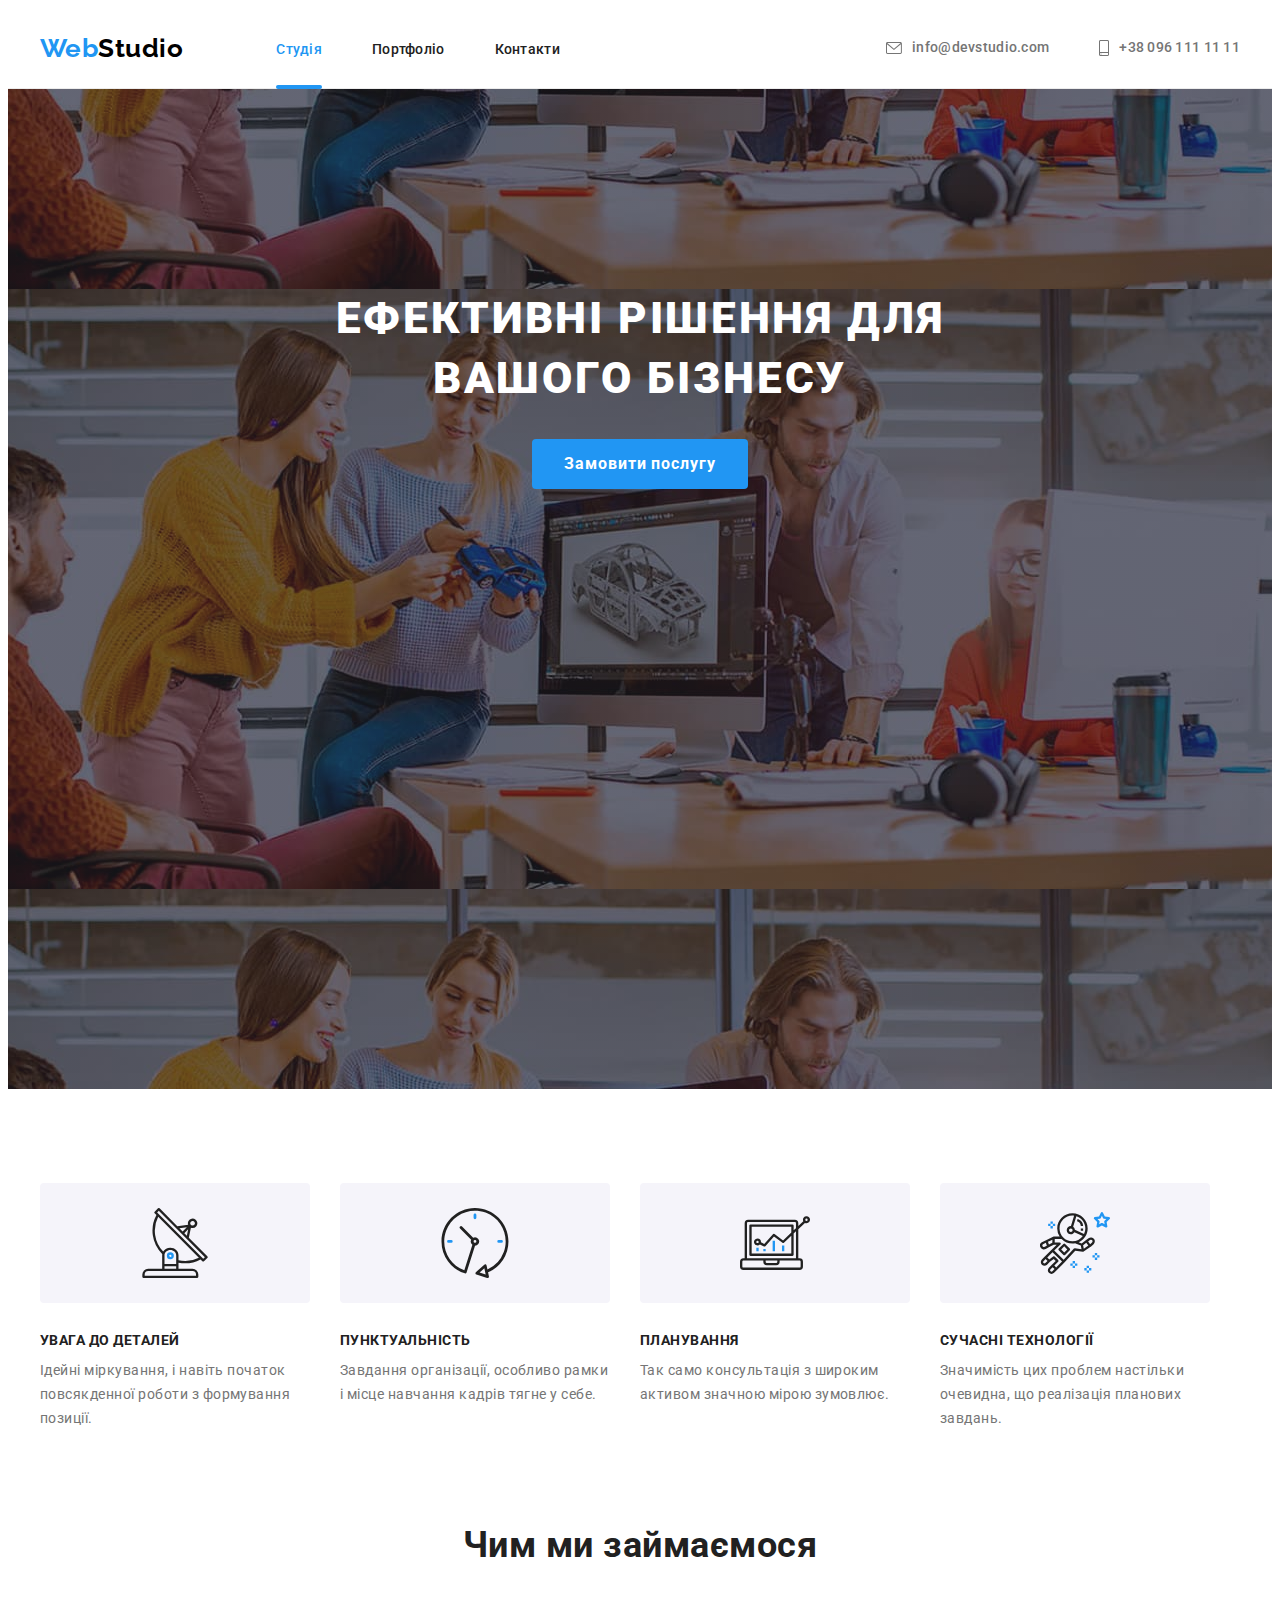
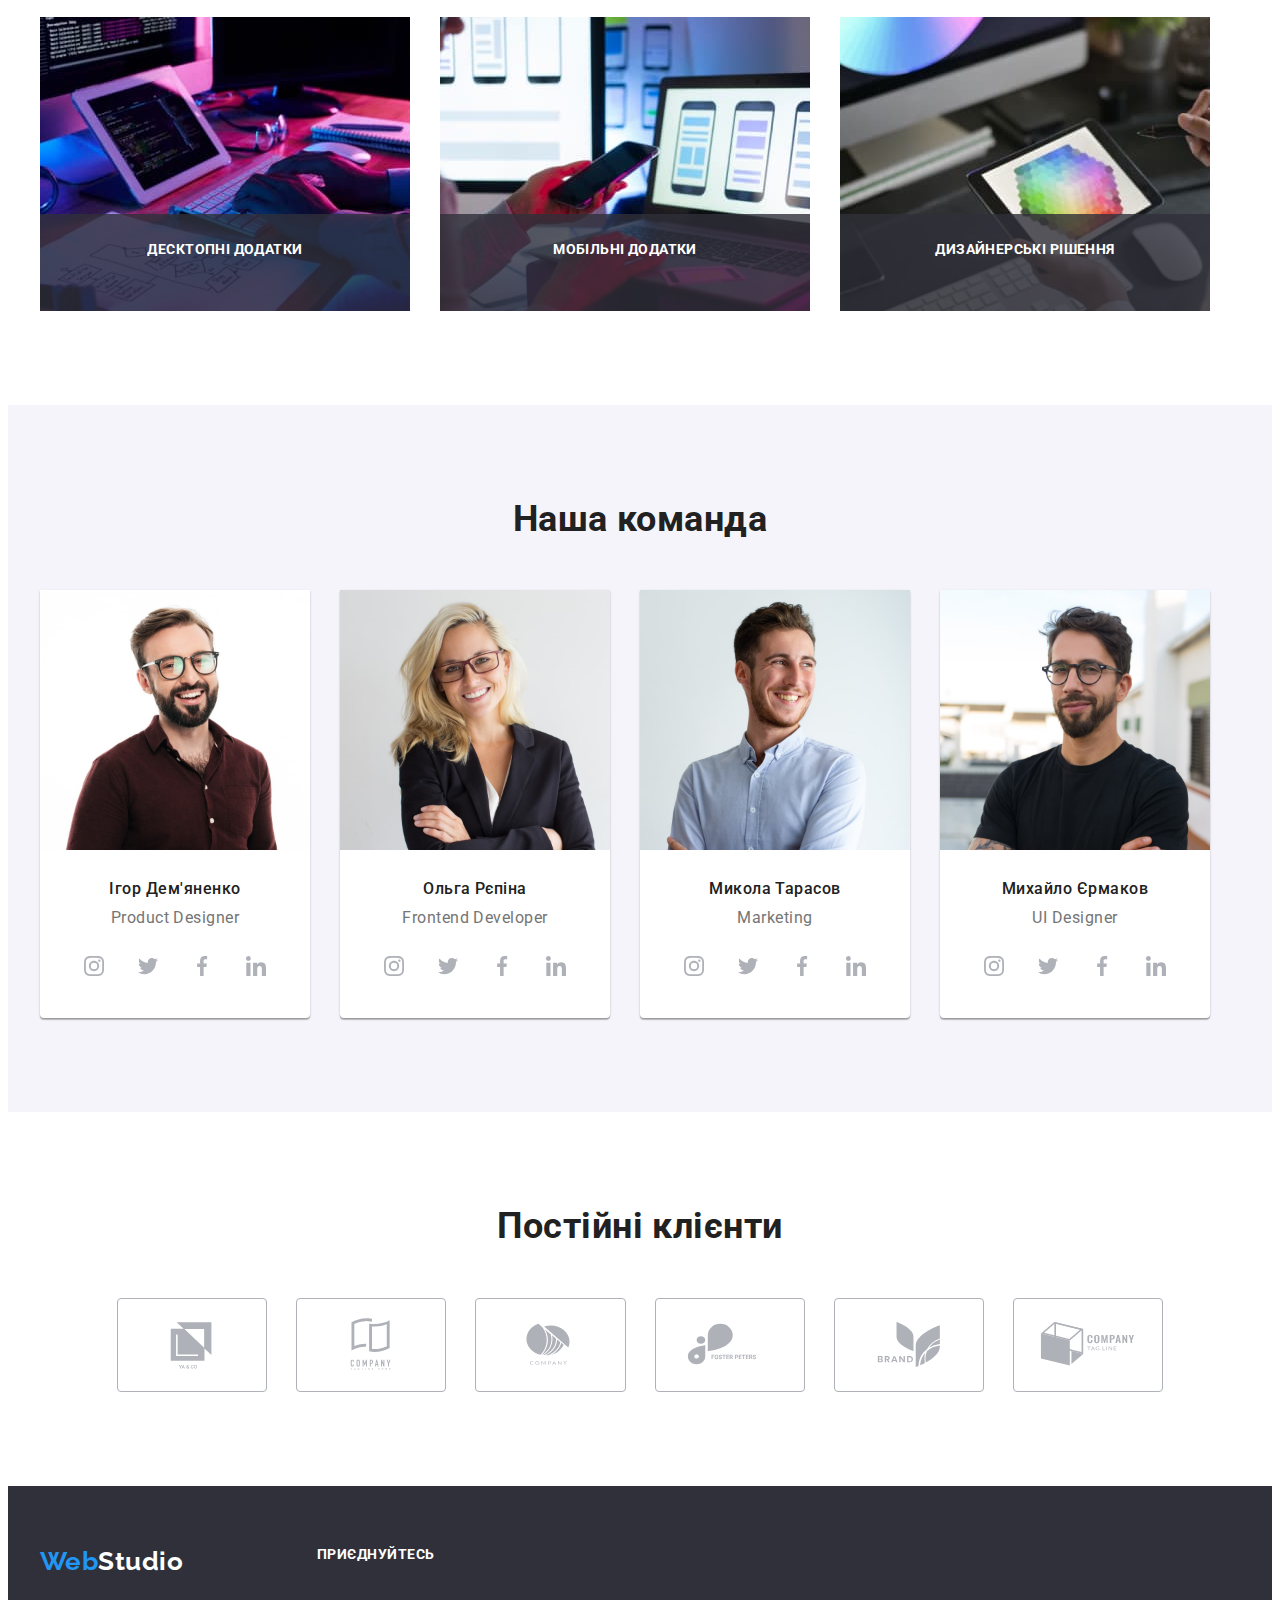
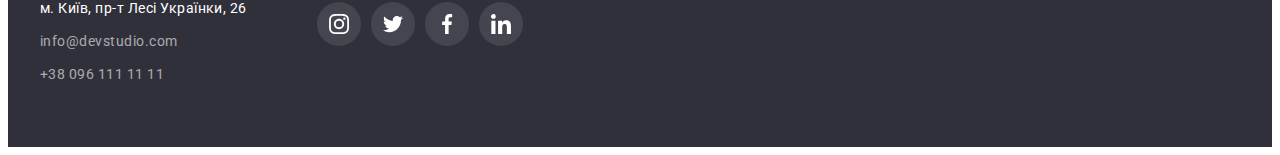
<file: index.html>
<!DOCTYPE html>
<html lang="uk">
<head>
    <meta charset="UTF-8">
    <meta http-equiv="X-UA-Compatible" content="IE=edge">
    <meta name="viewport" content="width=device-width, initial-scale=1.0">
    <link rel="preconnect" href="https://fonts.googleapis.com">
    <link rel="preconnect" href="https://fonts.gstatic.com" crossorigin>
    <link href="https://fonts.googleapis.com/css2?family=Raleway:wght@700&family=Roboto:wght@400;500;700;900&display=swap"
    rel="stylesheet">
    <link rel="stylesheet" href="https://cdnjs.cloudflare.com/ajax/libs/modern-normalize/1.1.0/modern-normalize.min.css"
        integrity="sha512-wpPYUAdjBVSE4KJnH1VR1HeZfpl1ub8YT/NKx4PuQ5NmX2tKuGu6U/JRp5y+Y8XG2tV+wKQpNHVUX03MfMFn9Q=="
        crossorigin="anonymous" referrerpolicy="no-referrer" />
    <link rel="stylesheet" href="./css/styles.css">
    <title>Document</title>
</head>
<body>
    <header>
        <div class="container main-nav">
            <a href="./" class="logo">Web<span class="logo-studio">Studio</span></a>
            <nav>
                <ul class="site-nav">
                    <li class="item"><a href="./index.html" class="link current">Студія</a>
                    </li>
                    <li class="item"><a href="./portfolio.html" class="link">Портфоліо</a></li>
                    <li class="item"><a href="#" class="link">Контакти</a></li>
                </ul>
            </nav>
            <ul class="header-address">
                <li class="item">
                    <a href="mailto:info@devstudio.com">
                        <svg class="icon-address" width="16px" height="12px">
                            <use href="./images/icon.svg#mail"></use>
                        </svg>info@devstudio.com</a>
                </li>
                <li class="item">
                    <a href="tel:+380961111111">
                        <svg class="icon-address" width="10px" height="16px">
                            <use href="./images/icon.svg#tel"></use>
                        </svg>+38 096 111 11 11</a>
                </li>
            </ul>
        </div>
    </header>
    <main>
        <section class="hero">
            <div class="container">
                <h1 class="hero-title">ЕФЕКТИВНІ РІШЕННЯ ДЛЯ ВАШОГО БІЗНЕСУ</h1>
                <div class="button-hero">
                    <button data-modal-open type="button" class="button">Замовити послугу</button>
                </div>
            </div>
        </section>
         <section class="section advantage">
            <div class="container advantage">
                <h2 class="visually-hidden">НАШІ ПЕРЕВАГИ</h2>
                <ul class="section-benefits">
                    <li class="item">
                        <div class="icon-benefits">
                            <svg class="icon" width="70" height="70">
                                <use href="./images/icon.svg#antenna"></use>
                            </svg>
                        </div>
                        <h3 class="section-caption">УВАГА ДО ДЕТАЛЕЙ</h3>
                        <p class="section-text">Ідейні міркування, і навіть початок повсякденної роботи з формування позиції.</p>
                    </li>
                    <li class="item">
                        <div class="icon-benefits">
                            <svg class="icon" width="70" height="70">
                                <use href="./images/icon.svg#clock"></use>
                            </svg>
                        </div>
                        <h3 class="section-caption">ПУНКТУАЛЬНІСТЬ</h3>
                        <p class="section-text">Завдання організації, особливо рамки і місце навчання кадрів тягне у себе.</p>
                    </li>
                    <li class="item">
                        <div class="icon-benefits">
                            <svg class="icon" width="70" height="70">
                                <use href="./images/icon.svg#diagram"></use>
                            </svg>
                        </div>
                        <h3 class="section-caption">ПЛАНУВАННЯ</h3>
                        <p class="section-text">Так само консультація з широким активом значною мірою зумовлює.</p>
                    </li>
                    <li class="item">
                        <div class="icon-benefits">
                            <svg class="icon" width="70" height="70">
                                <use href="./images/icon.svg#astronaut"></use>
                            </svg>
                        </div>
                        <h3 class="section-caption">СУЧАСНІ ТЕХНОЛОГІЇ</h3>
                        <p class="section-text">Значимість цих проблем настільки очевидна, що реалізація планових завдань.</p>
                    </li>
                </ul>
            </div>
         </section>
        <section class="section work">
            <div class="container">
                 <h2 class="section-title">Чим ми займаємося</h2>
                <ul class="section-work">
                    <li class="item">
                         <img src="./images/work1.jpg" alt="робота1" width="370" height="294">
                         <div class="work-text">
                            <p>Десктопні додатки</p>
                         </div>
                    </li>

                    <li class="item">
                        <img src="./images/work2.jpg" alt="робота2" width="370" height="294">
                        <div class="work-text">
                            <p>Мобільні додатки</p>
                        </div>
                    </li>

                    <li class="item">
                        <img src="./images/work3.jpg" alt="робота3" width="370" height="294">
                        <div class="work-text">
                            <p>Дизайнерські рішення</p>
                        </div>
                    </li>
                </ul>
            </div>
        </section>
        <section class="section team">
            <div class="container">
                <h2 class="section-title">Наша команда</h2>
                <ul class="list-team">
                    <li class="item">
                        <img src="./images/team1.jpg" alt="Ігор Дем'яненко" width="270" height="260">
                        <h3 class="section-subject">Ігор Дем'яненко</h3>
                        <p class="section-subtitle">Product Designer</p>
                        <ul class="team-icon">
                            <li class="icon-list">
                                <a href="https://www.instagram.com/">
                                    <svg class="icon-social" width="20" height="20">
                                        <use href="./images/icon.svg#instagram"></use>
                                    </svg>
                                </a>
                            </li>
                            <li class="icon-list">
                                <a href="https://twitter.com/">
                                    <svg class="icon-social" width="20" height="20">
                                        <use href="./images/icon.svg#twitter"></use>
                                    </svg>
                                </a>
                            </li>
                            <li class="icon-list">
                                <a href="https://www.facebook.com/">
                                    <svg class="icon-social" width="20" height="20">
                                        <use href="./images/icon.svg#facebook"></use>
                                    </svg>
                                </a>
                            </li>
                            <li class="icon-list">
                                <a href="https://www.linkedin.com/">
                                    <svg class="icon-social" width="20" height="20">
                                        <use href="./images/icon.svg#linkedin"></use>
                                    </svg>
                                </a>
                            </li>
                        </ul>
                    </li>
                    <li class="item">
                        <img src="./images/team2.jpg" alt="Ольга Рєпіна" width="270" height="260">
                        <h3 class="section-subject">Ольга Рєпіна</h3>
                        <p class="section-subtitle">Frontend Developer</p>
                        <ul class="team-icon">
                            <li class="icon-list">
                                <a href="https://www.instagram.com/">
                                    <svg class="icon-social" width="20" height="20">
                                        <use href="./images/icon.svg#instagram"></use>
                                    </svg>
                                </a>
                            </li>
                            <li class="icon-list">
                                <a href="https://twitter.com/">
                                    <svg class="icon-social" width="20" height="20">
                                        <use href="./images/icon.svg#twitter"></use>
                                    </svg>
                                </a>
                            </li>
                            <li class="icon-list">
                                <a href="https://www.facebook.com/">
                                    <svg class="icon-social" width="20" height="20">
                                        <use href="./images/icon.svg#facebook"></use>
                                    </svg>
                                </a>
                            </li>
                            <li class="icon-list">
                                <a href="https://www.linkedin.com/">
                                    <svg class="icon-social" width="20" height="20">
                                        <use href="./images/icon.svg#linkedin"></use>
                                    </svg>
                                </a>
                            </li>
                        </ul>
                    </li>
                    <li class="item">
                        <img src="./images/team3.jpg" alt="Микола Тарасов" width="270" height="260">
                        <h3 class="section-subject">Микола Тарасов</h3>
                        <p class="section-subtitle">Marketing</p>
                        <ul class="team-icon">
                            <li class="icon-list">
                                <a href="https://www.instagram.com/">
                                    <svg class="icon-social" width="20" height="20">
                                        <use href="./images/icon.svg#instagram"></use>
                                    </svg>
                                </a>
                            </li>
                            <li class="icon-list">
                                <a href="https://twitter.com/">
                                    <svg class="icon-social" width="20" height="20">
                                        <use href="./images/icon.svg#twitter"></use>
                                    </svg>
                                </a>
                            </li>
                            <li class="icon-list">
                                <a href="https://www.facebook.com/">
                                    <svg class="icon-social" width="20" height="20">
                                        <use href="./images/icon.svg#facebook"></use>
                                    </svg>
                                </a>
                            </li>
                            <li class="icon-list">
                                <a href="https://www.linkedin.com/">
                                    <svg class="icon-social" width="20" height="20">
                                        <use href="./images/icon.svg#linkedin"></use>
                                    </svg>
                                </a>
                            </li>
                        </ul>
                    </li>
                    <li class="item">
                        <img src="./images/team4.jpg" alt="Михайло Єрмаков" width="270" height="260">
                        <h3 class="section-subject">Михайло Єрмаков</h3>
                        <p class="section-subtitle">UI Designer</p>
                        <ul class="team-icon">
                            <li class="icon-list">
                                <a href="https://www.instagram.com/">
                                    <svg class="icon-social" width="20" height="20">
                                        <use href="./images/icon.svg#instagram"></use>
                                    </svg>
                                </a>
                            </li>
                            <li class="icon-list">
                                <a href="https://twitter.com/">
                                    <svg class="icon-social" width="20" height="20">
                                        <use href="./images/icon.svg#twitter"></use>
                                    </svg>
                                </a>
                            </li>
                            <li class="icon-list">
                                <a href="https://www.facebook.com/">
                                    <svg class="icon-social" width="20" height="20">
                                        <use href="./images/icon.svg#facebook"></use>
                                    </svg>
                                </a>
                            </li>
                            <li class="icon-list">
                                <a href="https://www.linkedin.com/">
                                    <svg class="icon-social" width="20" height="20">
                                        <use href="./images/icon.svg#linkedin"></use>
                                    </svg>
                                </a>
                            </li>
                        </ul>
                    </li>
                </ul>
            </div>
        </section>
        <section class="clients">
            <div class="container">
                <h2 class="section-title">Постійні клієнти</h2>
                <ul class="clients-list">
                    <li class="clients-list-icon">
                        <a href="#">
                        <svg class="client-icon" width="106" height="60">
                            <use href="./images/icon.svg#company1"></use>
                        </svg></a>
                    </li>

                    <li class="clients-list-icon">
                        <a href="#">
                            <svg class="client-icon" width="106" height="60">
                                <use href="./images/icon.svg#company2"></use>
                            </svg>
                        </a>
                    </li>

                    <li class="clients-list-icon">
                        <a href="#">
                        <svg class="client-icon" width="106" height="60">
                            <use href="./images/icon.svg#company3"></use>
                        </svg></a>
                    </li>

                    <li class="clients-list-icon">
                        <a href="#">
                            <svg class="client-icon" width="106" height="60">
                                <use href="./images/icon.svg#company4"></use>
                            </svg>
                        </a> 
                    </li>

                    <li class="clients-list-icon">
                        <a href="#">
                            <svg class="client-icon" width="106" height="60">
                                <use href="./images/icon.svg#company5"></use>
                            </svg>
                        </a>
                    </li>

                    <li class="clients-list-icon">
                        <a href="#">
                            <svg class="client-icon" width="106" height="60">
                                <use href="./images/icon.svg#company6"></use>
                            </svg>
                        </a> 
                    </li>
                </ul>

            </div>
        </section>
    </main>
    <footer class="footer">
        <div class="container down">
            <div class="tumb">
                <a href="./" class="logo">Web<span class="logo-studio">Studio</span></a>
                <address class="footer-address-list">
                    <ul class="address-list">
                        <li class="item">
                            <a href="https://goo.gl/maps/wuV2EevrMRy72PVt7" target="_blank" rel="noopener noreferrer nofollov"
                                class="footer-address">м. Київ, пр-т Лесі Українки, 26 </a>
                        </li>
                        <li class="item"><a href="mailto:info@devstudio.com" class="footer-contact">info@devstudio.com</a></li>
                        <li class="item"><a href="tel:+380961111111" class="footer-contact">+38 096 111 11 11</a></li>
                    </ul>
                </address>
            </div>
            <div class="join">
                <h2 class="join-title">ПРИЄДНУЙТЕСЬ</h2>
                <ul class="footer-icon">
                    <li class="footer-list">
                        <a href="https://www.instagram.com/">
                            <svg class="footer-social" width="20" height="20">
                                <use href="./images/icon.svg#instagram"></use>
                            </svg>
                        </a>
                    </li>
                    <li class="footer-list">
                        <a href="https://twitter.com/">
                            <svg class="footer-social" width="20" height="20">
                                <use href="./images/icon.svg#twitter"></use>
                            </svg>
                        </a>
                    </li>
                    <li class="footer-list">
                        <a href="https://www.facebook.com/">
                            <svg class="footer-social" width="20" height="20">
                                <use href="./images/icon.svg#facebook"></use>
                            </svg>
                        </a>
                    </li>
                    <li class="footer-list">
                        <a href="https://www.linkedin.com/">
                            <svg class="footer-social" width="20" height="20">
                                <use href="./images/icon.svg#linkedin"></use>
                            </svg>
                        </a>
                    </li>
                </ul>
            </div>
        </div>
    </footer>
    <div data-modal class="backdrop is-hidden">
        <div class="modal">
            <button data-modal-close class="modal-button">
                <svg class="modal-close" width="11" height="11">
                    <use href="./images/icon.svg#close"></use>
                </svg>
            </button>
        </div>
    </div>
    <script src="./js/modal.js"></script>
</body>
</html>
</file>
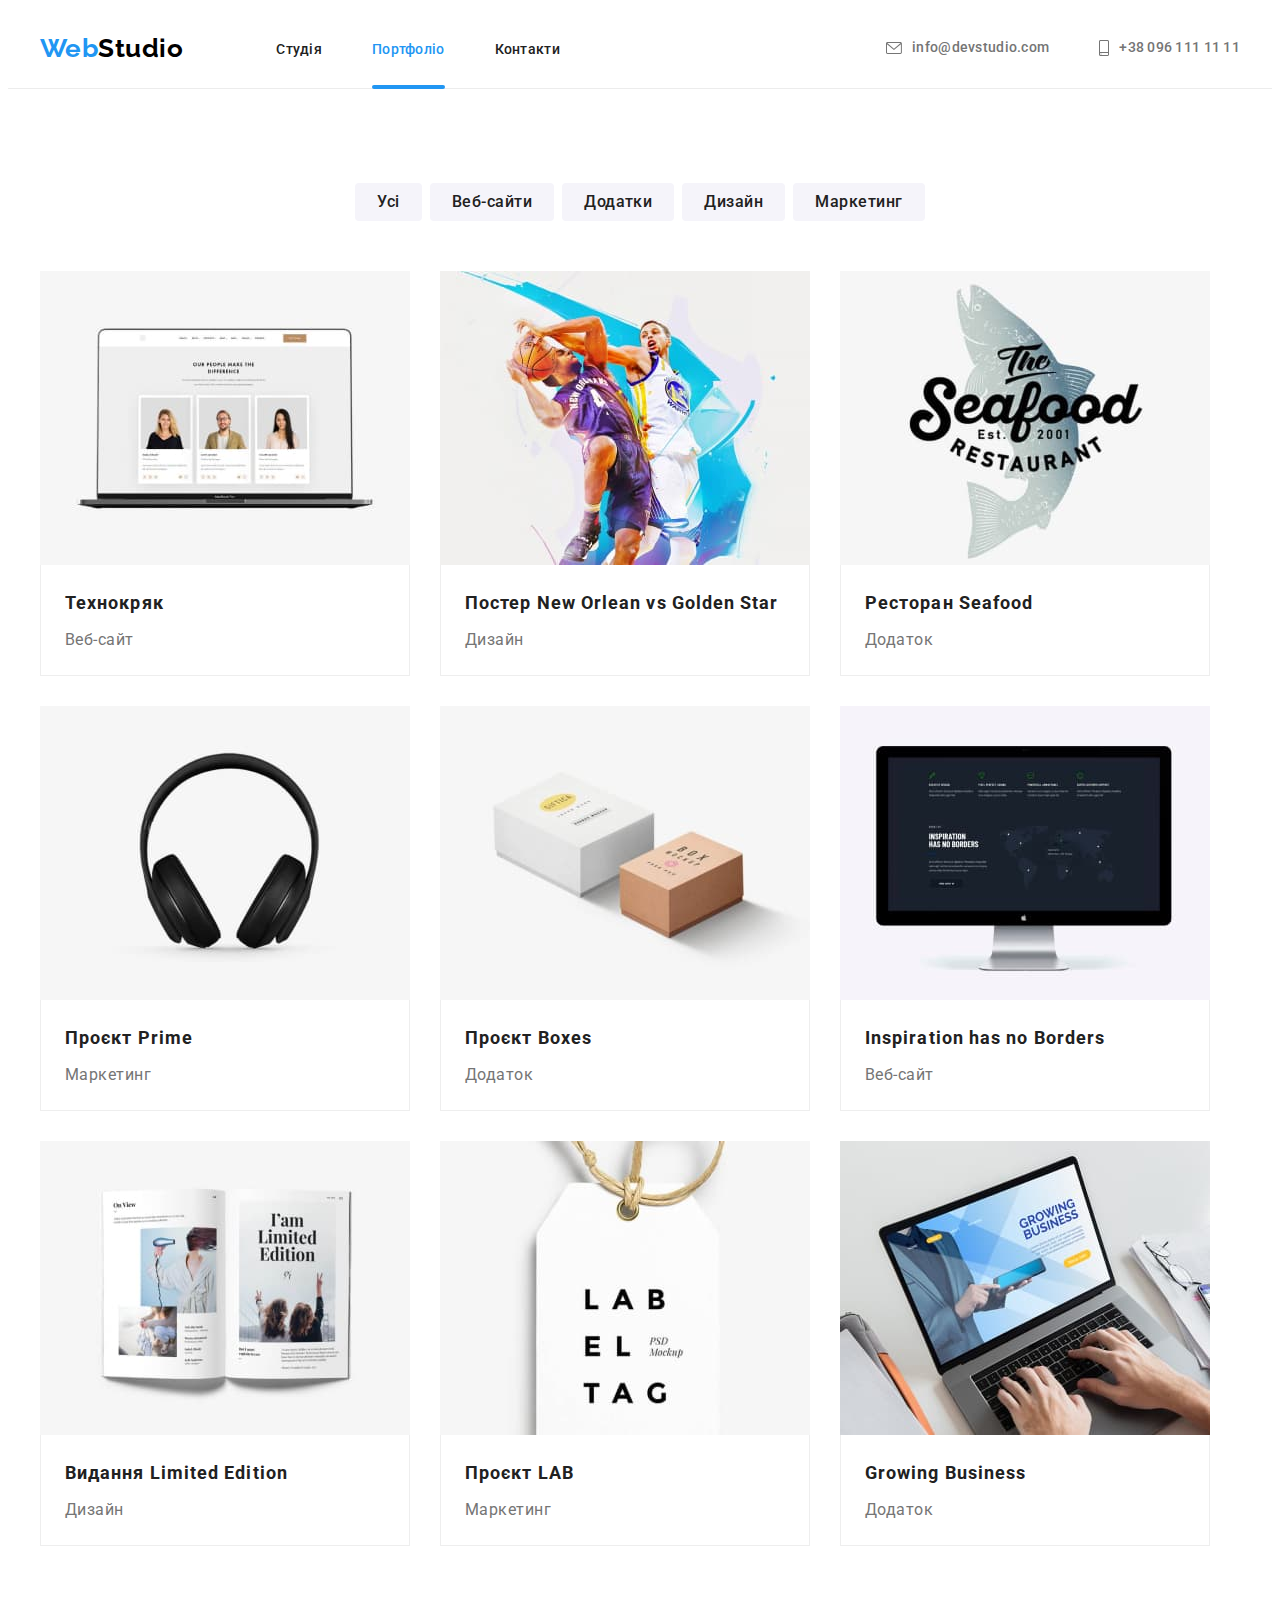
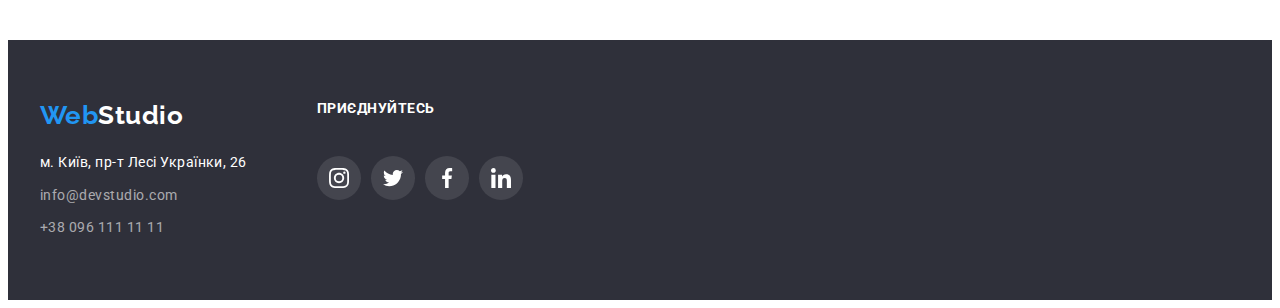
<file: portfolio.html>
<!DOCTYPE html>
<html lang="uk">
<head>
    <meta charset="UTF-8">
    <meta http-equiv="X-UA-Compatible" content="IE=edge">
    <meta name="viewport" content="width=device-width, initial-scale=1.0">
    <link rel="preconnect" href="https://fonts.googleapis.com">
    <link rel="preconnect" href="https://fonts.gstatic.com" crossorigin>
    <link href="https://fonts.googleapis.com/css2?family=Raleway:wght@700&family=Roboto:wght@400;500;700;900&display=swap"
        rel="stylesheet">
    <link rel="stylesheet" href="https://cdnjs.cloudflare.com/ajax/libs/modern-normalize/1.1.0/modern-normalize.min.css"
        integrity="sha512-wpPYUAdjBVSE4KJnH1VR1HeZfpl1ub8YT/NKx4PuQ5NmX2tKuGu6U/JRp5y+Y8XG2tV+wKQpNHVUX03MfMFn9Q=="
        crossorigin="anonymous" referrerpolicy="no-referrer" />
    <link rel="stylesheet" href="./css/styles.css">
    <title>Document</title>
</head>
<body class="page">
    <header>
        <div class="container main-nav">
            <a href="./" class="logo">Web<span class="logo-studio">Studio</span></a>
            <nav>
                <ul class="site-nav">
                    <li class="item"><a href="./index.html" class="link">Студія</a>
                    </li>
                    <li class="item"><a href="./portfolio.html" class="link current">Портфоліо</a></li>
                    <li class="item"><a href="#" class="link">Контакти</a></li>
                </ul>
            </nav>
            <ul class="header-address">
                <li class="item">
                    <a href="mailto:info@devstudio.com">
                        <svg class="icon-address" width="16px" height="12px">
                            <use href="./images/icon.svg#mail"></use>
                        </svg>info@devstudio.com</a>
                </li>
                <li class="item">
                    <a href="tel:+380961111111">
                        <svg class="icon-address" width="10px" height="16px">
                            <use href="./images/icon.svg#tel"></use>
                        </svg>+38 096 111 11 11</a>
                </li>
            </ul>
        </div>
    </header>
    <main>
        <section>
            <div class="container portfolio">
                <h1 class="visually-hidden">Портфоліо</h1>
                <ul class="portfolio-filter">
                    <li class="item"><button type="button" class="button filter">Усі</button></li>
                    <li class="item"><button type="button" class="button filter">Веб-сайти</button></li>
                    <li class="item"><button type="button" class="button filter">Додатки</button></li>
                    <li class="item"><button type="button" class="button filter">Дизайн</button></li>
                    <li class="item"><button type="button" class="button filter">Маркетинг</button></li>
                </ul>
                <ul class="portfolio-list">
                    <li class="item">
                        <div class="portfolio-thumb">
                            <img src="./images/project1.jpg" alt="технокряк" width="370" height="294">
                             <p class="overlay-text">Ресурс пропонує комплексні пропозиції з різним рівнем функціоналу та сервісів. Все це дозволить
                                відвідувачу отримати
                                вичерпні відомості про компанію чи приватну особу.</p> 
                        </div>
                        <div class="portfolio-container">
                            <h2 class="portfolio-title">Технокряк</h2>
                            <p class="portfolio-text">Веб-сайт</p>
                        </div>
                    </li>

                    <li class="item">
                        <div class="portfolio-thumb">
                            <img src="./images/project2.jpg" alt="постер" width="370" height="294">
                            <p class="overlay-text">Ресурс пропонує комплексні пропозиції з різним рівнем функціоналу та сервісів. Все це дозволить
                                відвідувачу отримати
                                вичерпні відомості про компанію чи приватну особу.</p>
                        </div>
                        <div class="portfolio-container">
                            <h2 class="portfolio-title">Постер New Orlean vs Golden Star</h2>
                            <p class="portfolio-text">Дизайн</p>
                        </div>
                    </li>

                    <li class="item">
                        <div class="portfolio-thumb">
                            <img src="./images/project3.jpg" alt="ресторан" width="370" height="294">
                            <p class="overlay-text">Ресурс пропонує комплексні пропозиції з різним рівнем функціоналу та сервісів. Все це дозволить
                                відвідувачу отримати
                                вичерпні відомості про компанію чи приватну особу.</p>
                        </div>
                        <div class="portfolio-container">
                            <h2 class="portfolio-title">Ресторан Seafood</h2>
                            <p class="portfolio-text">Додаток</p>
                        </div>   
                    </li>

                    <li class="item">
                        <div class="portfolio-thumb">
                            <img src="./images/project4.jpg" alt="навушники" width="370" height="294">
                            <p class="overlay-text">Ресурс пропонує комплексні пропозиції з різним рівнем функціоналу та сервісів. Все це дозволить
                                відвідувачу отримати
                                вичерпні відомості про компанію чи приватну особу.</p>
                        </div>
                        <div class="portfolio-container">
                            <h2 class="portfolio-title">Проєкт Prime</h2>
                            <p class="portfolio-text">Маркетинг</p>
                        </div> 
                    </li>

                    <li class="item">
                        <div class="portfolio-thumb">
                            <img src="./images/project5.jpg" alt="коробки" width="370" height="294">
                            <p class="overlay-text">Ресурс пропонує комплексні пропозиції з різним рівнем функціоналу та сервісів. Все це дозволить
                                відвідувачу отримати
                                вичерпні відомості про компанію чи приватну особу.</p>
                        </div>
                        <div class="portfolio-container">
                            <h2 class="portfolio-title">Проєкт Boxes</h2>
                            <p class="portfolio-text">Додаток</p>
                        </div>
                    </li>

                    <li class="item">
                        <div class="portfolio-thumb">
                            <img src="./images/project6.jpg" alt="монітор" width="370" height="294">
                            <p class="overlay-text">Ресурс пропонує комплексні пропозиції з різним рівнем функціоналу та сервісів. Все це дозволить
                                відвідувачу отримати
                                вичерпні відомості про компанію чи приватну особу.</p>
                        </div>
                        <div class="portfolio-container">
                            <h2 class="portfolio-title">Inspiration has no Borders</h2>
                            <p class="portfolio-text">Веб-сайт</p>
                        </div>
                    </li>

                    <li class="item">
                        <div class="portfolio-thumb">
                            <img src="./images/project7.jpg" alt="книга" width="370" height="294">
                            <p class="overlay-text">Ресурс пропонує комплексні пропозиції з різним рівнем функціоналу та сервісів. Все це дозволить
                                відвідувачу отримати
                                вичерпні відомості про компанію чи приватну особу.</p>
                        </div>
                        <div class="portfolio-container">
                            <h2 class="portfolio-title">Видання Limited Edition</h2>
                            <p class="portfolio-text">Дизайн</p>
                        </div>
                    </li>

                    <li class="item">
                        <div class="portfolio-thumb">
                            <img src="./images/project8.jpg" alt="бірка" width="370" height="294">
                            <p class="overlay-text">Ресурс пропонує комплексні пропозиції з різним рівнем функціоналу та сервісів. Все це дозволить
                                відвідувачу отримати
                                вичерпні відомості про компанію чи приватну особу.</p>
                        </div>
                        <div class="portfolio-container">
                            <h2 class="portfolio-title">Проєкт LAB</h2>
                            <p class="portfolio-text">Маркетинг</p>
                        </div>
                    </li>

                    <li class="item">
                        <div class="portfolio-thumb">
                            <img src="./images/project9.jpg" alt="ноутбук" width="370" height="294">
                            <p class="overlay-text">Ресурс пропонує комплексні пропозиції з різним рівнем функціоналу та сервісів. Все це дозволить
                                відвідувачу отримати
                                вичерпні відомості про компанію чи приватну особу.</p>
                        </div>
                        <div class="portfolio-container">
                            <h2 class="portfolio-title">Growing Business</h2>
                            <p class="portfolio-text">Додаток</p>
                        </div>
                    </li>
                
                </ul>
            </div>
        </section>
    </main>
    <footer class="footer">
        <div class="container down">
            <div class="tumb">
                <a href="./" class="logo">Web<span class="logo-studio">Studio</span></a>
                <address class="footer-address-list">
                    <ul class="address-list">
                        <li class="item">
                            <a href="https://goo.gl/maps/wuV2EevrMRy72PVt7" target="_blank"
                                rel="noopener noreferrer nofollov" class="footer-address">м. Київ, пр-т Лесі Українки, 26
                            </a>
                        </li>
                        <li class="item"><a href="mailto:info@devstudio.com" class="footer-contact">info@devstudio.com</a>
                        </li>
                        <li class="item"><a href="tel:+380961111111" class="footer-contact">+38 096 111 11 11</a></li>
                    </ul>
                </address>
            </div>
            <div class="join">
                <h2 class="join-title">ПРИЄДНУЙТЕСЬ</h2>
                <ul class="footer-icon">
                    <li class="footer-list">
                        <a href="https://www.instagram.com/">
                            <svg class="footer-social" width="20" height="20">
                                <use href="./images/icon.svg#instagram"></use>
                            </svg>
                        </a>
                    </li>
                    <li class="footer-list">
                        <a href="https://twitter.com/">
                            <svg class="footer-social" width="20" height="20">
                                <use href="./images/icon.svg#twitter"></use>
                            </svg>
                        </a>
                    </li>
                    <li class="footer-list">
                        <a href="https://www.facebook.com/">
                            <svg class="footer-social" width="20" height="20">
                                <use href="./images/icon.svg#facebook"></use>
                            </svg>
                        </a>
                    </li>
                    <li class="footer-list">
                        <a href="https://www.linkedin.com/">
                            <svg class="footer-social" width="20" height="20">
                                <use href="./images/icon.svg#linkedin"></use>
                            </svg>
                        </a>
                    </li>
                </ul>
            </div>
        </div>
    </footer>
</body>
</html>
</file>
<file: css/styles.css>
:root{
    --main-text-color: #757575;
    --title-text-color: #212121;
    --accent-color: #2196F3;
    --background-color: #FFFFFF;
    --footer-contact-text: #FFFFFF99;
    --button-fiter-background: #F5F4FA;
    --footer-background : #2F303A;
    --logo-black: #000000;
    --border-header: #ECECEC;
    --border-portfolio: #EEEEEE;
    --team-shadow: 0px 1px 3px rgba(0, 0, 0, 0.12), 0px 1px 1px rgba(0, 0, 0, 0.14), 0px 2px 1px rgba(0, 0, 0, 0.2);
    --hero-dark: rgba(47, 48, 58, 0.4);
    --social-icon-grey: #AFB1B8;
    --portfolio-filter-shadow:0px 3px 1px rgba(0, 0, 0, 0.1),
        0px 1px 2px rgba(0, 0, 0, 0.08),
        0px 2px 2px rgba(0, 0, 0, 0.12);
    --portfolio-filter-cardshadow:0px 1px 1px rgba(0, 0, 0, 0.12),
        0px 4px 4px rgba(0, 0, 0, 0.06),
        1px 4px 6px rgba(0, 0, 0, 0.16);
    --footer-icon:rgba(255, 255, 255, 0.1);
    --card-transition-color: #2196F3E5;
    --work-background: #2F303ACC;
    --timing-function: 250ms cubic-bezier(0.4, 0, 0.2, 1);
    --backdrop-overlay: #00000033;
    --modal-close: #0000001A;
}

.visually-hidden {
    position: absolute;
    white-space: nowrap;
    width: 1px;
    height: 1px;
    overflow: hidden;
    border: 0;
    padding: 0;
    clip: rect(0 0 0 0);
    clip-path: inset(50%);
    margin: -1px;
}


body {
    background: var(--background-color);
    color: var(--main-text-color);

    font-family: 'Roboto', sans-serif;
    letter-spacing: 0.03em;
}

a{
    text-decoration-line: none;
}

ul {
    list-style: none;
}

h1, h2, h3, h4, p , ul {
    margin-top: 0px;
    margin-bottom: 0px;
    padding-left: 0px;
}


.container {
    max-width: 1200px;
    margin: 0 auto;
    padding: 0 15px;
}

.section {
    padding-top: 94px;
    padding-bottom: 94px;
}

img {
    display: block;
    width: 100%;
    height: auto;
}

/** header */
header {
    border-bottom: 1px solid var(--border-header);
}

.main-nav {
    display: flex;
    align-items: center;
}

.logo {
    color: var(--accent-color);

    font-family: 'Raleway', sans-serif;
    font-weight: 700;
    font-size: 26px;
    line-height: 1.19;     
}

.logo-studio {
    color: var(--logo-black);
}

.site-nav {
    display: flex;
    margin-left: 93px;
}

.site-nav .item:not(:last-child) {
    margin-right: 50px;
}


.site-nav .link {
    position: relative;
    color: var(--title-text-color);
    padding-top: 32px;
    padding-bottom: 32px;

    font-weight: 500;
    font-size: 14px;
    line-height: 1.14;
    letter-spacing: 0.02em;
    transition: color var(--timing-function);
}

.site-nav .link:hover, .site-nav a:focus {
    color: var(--accent-color);
}

.site-nav .link.current {
    color: var(--accent-color);;
}

.link.current::after {
    content: "";

    position: absolute;
    left: 0;
    bottom: 0;

    width: 100%;
    height: 4px;
    background-color: var(--accent-color);
    border-radius: 2px;
}


.header-address {
    display: flex;
    margin-left: auto;
}

.icon-address {
    vertical-align: middle;
    margin-right: 10px;
    fill: var(--main-text-color);
    cursor: pointer;

    transition: fill var(--timing-function);
}

.header-address a:hover .icon-address, .header-address a:focus .icon-address {
    fill: var(--accent-color);
}

.header-address .item:not(:last-child) {
    margin-right: 50px;
}

.header-address a {
    display: flex;
    justify-content: center;
    align-items: center;

    color: var(--main-text-color);
    padding-top: 32px;
    padding-bottom: 32px;

    font-weight: 500;
    font-size: 14px;
    line-height: 1.14;
    letter-spacing: 0.02em;

    transition: color var(--timing-function);
}


.header-address a:hover, .header-address a:focus {
color: var(--accent-color);
}


/**main */

/**hero */
.hero{
    text-align: center;
    background-image: linear-gradient( var(--hero-dark), var(--hero-dark) ),
        url(../images/bg-hero.jpg);
    background-color: var(--footer-background);
    background-position: center;

    max-width: 1600px;
    height: 600px;
    margin-left: auto;
    margin-right: auto;

    padding: 200px 0;
}

.hero-title {
    color: var(--background-color);
    max-width: 696px;
    margin: 0 auto 30px;

    font-weight: 900;
    font-size: 44px;
    line-height: 1.36;
    letter-spacing: 0.06em;
}

/**button */



.button {
    display: inline-block;
    color: var(--background-color);
    background-color: var(--accent-color);
    cursor: pointer;

    font-family: inherit;
    font-weight: 700;
    font-size: 16px;
    line-height: 1.87;
    letter-spacing: 0.06em;
    text-align: center;

    border: none;
    border-radius: 4px;
    padding: 10px 32px;
}

/**переваги */
.section.advantage {
    padding-bottom: 0px;
}

.section-benefits {
    display: flex;
}

.icon-benefits {
    display: inline-flex;
    align-items: center;
    justify-content: center;
    background-color: var(--button-fiter-background);
    border-radius: 4px;

    height: 120px;
    width: 270px;

    margin-bottom: 30px;
}


.section-benefits .item{
    width: 270px;
}

.section-benefits .item + .item {
    margin-left: 30px;
}

.section-caption {
    color: var(--title-text-color);

    font-size: 14px;
    line-height: 1.14;
    padding-bottom: 10px;
}

.section-text {

    font-size: 14px;
    line-height: 1.71;
}

/**section work */

.section-title {
    color: var(--title-text-color);
    text-align: center;

    font-size: 36px;
    line-height: 1.16;

    margin-bottom: 50px;
}

.section-work {
    display: flex;
}

.section-work .item {
    position: relative;
}

.work-text {
    position: absolute;
    bottom: 0;
    width: 100%;
    height: 70px;

    padding-top: 27px;
    font-weight: 700;
    font-size: 14px;
    text-align: center;
    letter-spacing: 0.03em;
    text-transform: uppercase;
    color: var(--background-color);
    background-color: var(--work-background);
}

.section-work .item + .item {
    margin-left: 30px;
}


/**список команди */
.section.team {
    background-color: var(--button-fiter-background);
}

.list-team {
    display:flex;
    text-align: center;
}

.team-icon {
    display: flex;
    align-items: center;
    justify-content: center;
    margin-bottom: 30px;
}

.icon-social {
    fill: var(--social-icon-grey);
    transition: fill var(--timing-function);
}

.icon-list:hover .icon-social{
    fill: var(--background-color);
}

.icon-list {
    display:flex;
    width: 44px;
    height: 44px;
    border-radius: 50%;

    align-items: center;
    justify-content: center;
}

.icon-list a {
    width: 100%;
    height: 100%;
    display: flex;
    align-items: center;
    justify-content: center;
    border-radius: 50%;

    transition: background-color var(--timing-function);
}

.team-icon :hover, .team-icon :focus{
    background-color: var(--accent-color);
}

.team-icon .icon-list+.icon-list {
    margin-left: 10px;
}

.list-team .item {
    width: 270px;
    margin-right: 30px;

    background: var(--background-color);

    box-shadow: var(--team-shadow);
    border-radius: 0px 0px 4px 4px;
}

.list-team .item:last-child {
    margin-right: 0px;
}


.section-subject {
    color: var(--title-text-color);
    margin-top: 30px;

    font-weight: 500;
    font-size: 16px;
    line-height: 1.18;
}

/**спеціальність команди */
.section-subtitle {
    margin-top: 10px;
    margin-bottom: 16px;

    font-size: 16px;
    line-height: 1.18;
}

/**clients */
.clients-list {
    display: flex;
    font-size: 0;
}

.client-icon {
fill: var(--social-icon-grey);
transition: fill var(--timing-function);
}

.clients-list-icon {
    display: flex;
    align-items: center;
    justify-content: center;

    width: 170px;
    height: 92px;
    
    border: 1px solid var(--social-icon-grey);
    border-radius: 4px;

    transition: border var(--timing-function);
}

.clients-list .clients-list-icon+.clients-list-icon {
    margin-left: 29px;
}

.clients {
    padding: 94px;
}

.clients-list-icon:hover {
    border:1px solid var(--accent-color);
    cursor: pointer;
}

.clients-list-icon:hover .client-icon{
    fill: var(--accent-color);
}

/**footer */
.footer {
    padding: 60px 0;
    background: var(--footer-background);
}

.container.down {
    display: flex;
}

.footer-address-list {
    margin-top: 20px;
}


.tumb> a > .logo-studio {
    color: var(--background-color);
}

.address-list .item+.item {
    margin-top: 9px;
}

.footer-address {
    color: var(--background-color);

    font-style: normal;
    font-size: 14px;
    line-height: 1.71;
}

.footer-contact {
    color: var(--footer-contact-text);

    font-style: normal;
    font-size: 14px;
    line-height: 1.71;
}

.footer a {
    transition: color var(--timing-function);
}

footer a:hover, footer a:focus {
    color: var(--accent-color);
}

/**JOIN IN */
.join {
    display: flex;
    flex-wrap: wrap;
    width: 206px;
    margin-left: 70px;
}

.join-title {
    display: flex;

}

.join-title{
    color: var(--background-color);

    font-size: 14px;
}
.footer-icon {
    display: flex;

}

.footer-social {
    fill: var(--background-color);
}

.footer-list {
    display: flex;
    width: 44px;
    height: 44px;
    border-radius: 50%;
    background-color: var(--footer-icon);

    align-items: center;
    justify-content: center;
}

.footer-list a {
    width: 100%;
    height: 100%;
    display: flex;
    align-items: center;
    justify-content: center;
    border-radius: 50%;

    transition: background-color var(--timing-function);
}

.footer-icon :hover,
.footer-icon :focus {
    background-color: var(--accent-color);
}

.footer-icon .footer-list+.footer-list {
    margin-left: 10px;
}

/**ПОРТФОЛІО */
.container.portfolio {
    padding-top: 94px;
    padding-bottom: 94px;
}

.button.filter {
    color: var(--title-text-color);
    background-color: var(--button-fiter-background);

    font-weight: 500;
    line-height: 1.62;
    letter-spacing: 0.03em;

    padding: 6px 22px;
    transition: background-color var(--timing-function), 
    box-shadow var(--timing-function), color var(--timing-function);
}


.button.filter:hover, .button.filter:focus {
    color: var(--background-color);
    background-color: var(--accent-color);
    box-shadow: var(--portfolio-filter-shadow);
}

.portfolio-filter {
    display: flex;
    justify-content: center;

    margin-bottom: 50px;
}

.portfolio-filter .item+.item {
    margin-left: 8px;
}
 /**список послуг */

.portfolio-list {
    display: flex;
    flex-wrap: wrap;
    gap: 30px;
}

.portfolio-list .item {
    position: relative;
    transition: box-shadow var(--timing-function);
}

.portfolio-list .item:hover{
    box-shadow: var(--portfolio-filter-cardshadow);
}

.portfolio-list .item:nth-child(3n) {
    margin-right: 0px;
}

.portfolio-list .item:nth-last-child(-n +3) {
    margin-bottom: 0px;
}

.portfolio-title {
    color: var(--title-text-color);

    font-size: 18px;
    line-height: 2;
    letter-spacing: 0.06em;
}

.portfolio-container {
    border: 1px solid var(--border-portfolio);
    border-top: none;
    padding: 20px 24px;
}

.portfolio-text {
    margin-top: 4px;

    font-size: 16px;
    line-height: 1.87;
}

.portfolio-thumb {
    position: relative;
    overflow: hidden;
}


.overlay-text {
    position: absolute;
    top: 0;
    left: 0;
    padding: 63px 23px;

    width: 100%;
    height: 100%;

    font-size: 18px;
    line-height: 28px;
    color: var(--background-color);
    background-color: var(--card-transition-color);
    
    transform: translateY(100%);
    transition: transform var(--timing-function);

}

.portfolio-list .item:hover .overlay-text {
    transform: translateY(0);
}


/** BACKDROP */

.backdrop {
    position: fixed;
    top: 0;
    left: 0;
    width: 100%;
    height: 100%;

    opacity: 1;
    transition: opacity var(--timing-function);

    background-color: var(--backdrop-overlay);
}

.backdrop.is-hidden {
    pointer-events: none;
    opacity: 0;

}

.backdrop.is-hidden .modal {
    transform: translate(-50%, -50%) scale(0.9);
}

.modal{
    position: absolute;
    top: 50%;
    left: 50%;
    transform: translate(-50%, -50%) scale(1);
    transition: transform var(--timing-function);

    width: 528px;
    height: 581px;

    background-color: var(--background-color);
    border-radius: 4px;
}

.modal-button {
    position: absolute;
    top: 8px;
    right: 8px;

    width: 30px;
    height: 30px;
    border: 1px solid var(--modal-close);
    border-radius: 50%;

    display: flex;
    align-items: center;
    justify-content: center;
    cursor: pointer;

    background-color: var(--background-color);
}
</file>
